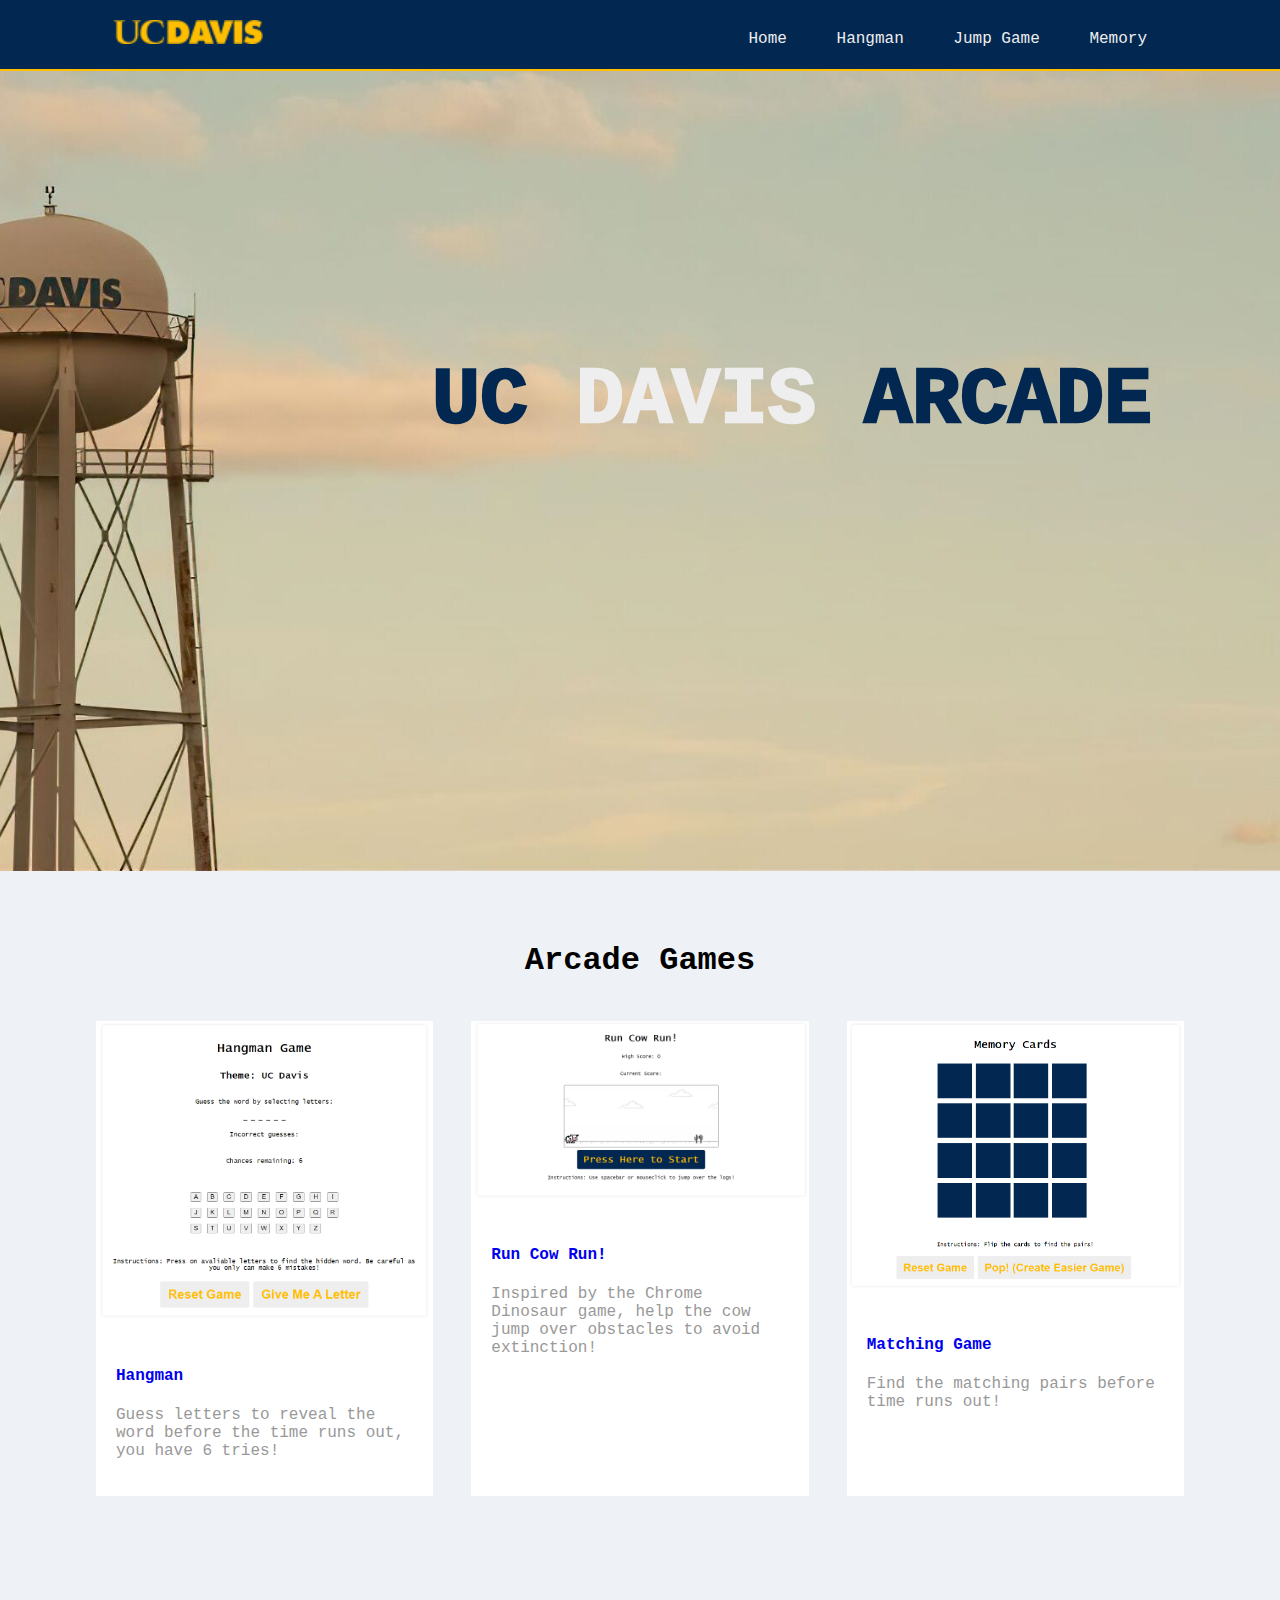
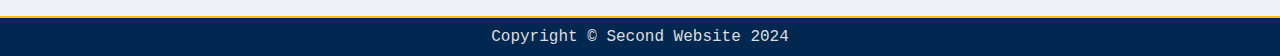
<file: index.html>
<!DOCTYPE html>
<html lang="en">
<head>
    <meta charset="UTF-8">
    <meta name="viewport" content="width=device-width, initial-scale=1.0">
    <link rel="stylesheet" href="css/style.css">
    <title>Creative Assignment 2 :: JavaScript Game Arcade Website</title>
    <!-- 
        Sources: 
        // Used to help understand flex and navigation bar
        https://youtu.be/Y2KNDUHjZV0?si=HI6o10LLrCGaSYlF
        
        // Arrow Key Navigation 
        https://stackoverflow.com/questions/5597060/detecting-arrow-key-presses-in-javascript
        https://stackoverflow.com/questions/5597060/detecting-arrow-key-presses-in-javascript

        // CSS for memory 
        https://youtu.be/M0egyNvsN-Y?si=v9v61zeRMm0Vhmdd
    -->

    <!-- 
        The source code provided by https://github.com/Afalkenhagen/run-dino-run
        Array Shuffle: https://medium.com/@khaledhassan45/how-to-shuffle-an-array-in-javascript-6ca30d53f772
    -->

    <!--
        Sources for Images
        https://1000logos.net/wp-content/uploads/2024/01/UC-Davis-logo.png
        https://marketingtoolbox.ucdavis.edu/departments/social-media/resources/zoom-images
        https://dinopixel.com/pixel-art/chunky-cow/23539
        https://pin.it/3kaqre17i
        https://www.pixilart.com/draw/pixel-farmer-40d975fff6e4c5c
        https://stock.adobe.com/images/bunch-of-black-grapes-with-leaves-and-vine-isolated-on-white-background-pixel-art-fruit-icon-old-school-8-bit-slot-machine-pictogram-berry-symbol-retro-80s-90s-video-game-graphics-wine-logotype/197088428
        https://www.freepik.com/premium-vector/double-decker-bus-with-pixel-art-style_19580548.htm
        https://freebiesupply.com/logos/uc-davis-aggies-logo-2/
        https://pngtree.com/freepng/big-tree-in-pixel-art-style_8624072.html
    -->
</head>
<body>
    <header>
        <div class="flex">
            <div class="logo">
                <a href="index.html"><img src="images/uc-logo-gold.png" alt="Logo"></a>
            </div>
            <nav>
                <li><a href="index.html">Home</a></li>
                <li><a href="hangman.html">Hangman</a></li>
                <li><a href="jump.html">Jump Game</a></li>
                <li><a href="memory.html">Memory</a></li>
            </nav>
        </div>
    </header> 

    <main>
        <section id="img">
            <div class="marketing-text">
                <h1> UC <span> DAVIS </span> ARCADE</h1>
            </div>
        </section>

        <section id="menu">
            <h1>Arcade Games</h1>
            <div class="flex">
                <div class="box">
                    <a href="hangman.html">
                        <img src="images/hangman_background.png" alt="Hangman Game Image">
                        <div class="box-description">
                            <h4>Hangman</h4>
                            <p>Guess letters to reveal the word before the time runs out, you have 6 tries!</p>
                        </div>
                    </a>
                </div>

                <div class="box">
                    <a href="jump.html">
                        <img src="images/jump_background.png" alt="Cow Jump Game Image"/>
                        <div class="box-description">
                            <h4>Run Cow Run!</h4>
                            <p>Inspired by the Chrome Dinosaur game, help the cow jump over obstacles to avoid extinction!</p>
                        </div>
                    </a>
                </div>

                <div class="box">
                    <a href="memory.html">
                        <img src="images/memory_background.png" alt="Matching Game Image"/>
                        <div class="box-description">
                            <h4>Matching Game</h4>
                            <p>Find the matching pairs before time runs out!</p>
                        </div>
                    </a>
                </div>
            </div>
        </section>
    </main>  

    <footer>
        Copyright &copy; Second Website 2024
    </footer>

    <script src="js/script.js"></script>

</body>
</html>
</file>
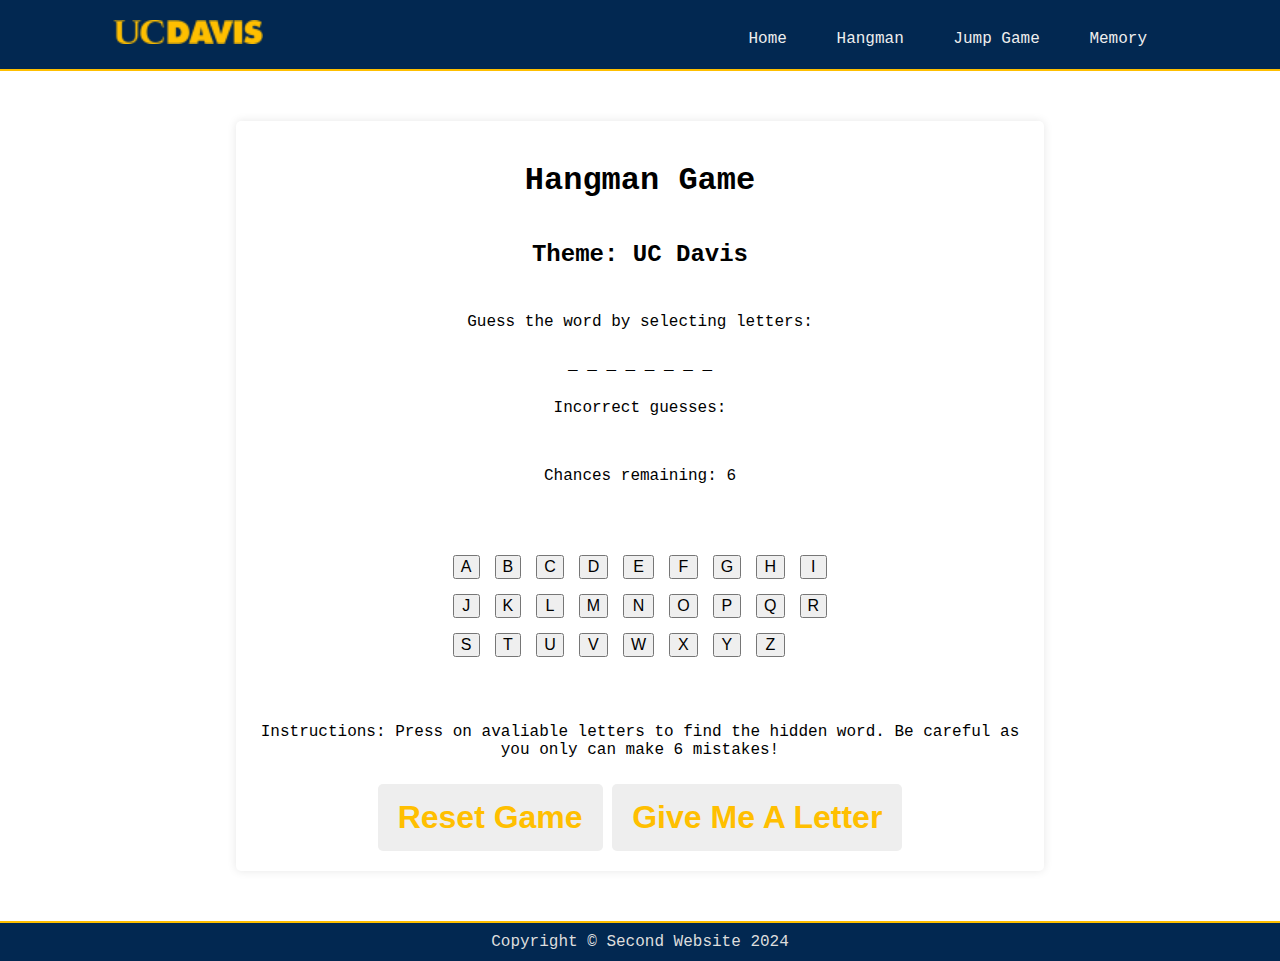
<file: hangman.html>
<!DOCTYPE html>
<html lang="en">
<head>
    <meta charset="UTF-8">
    <meta name="viewport" content="width=device-width, initial-scale=1.0">
    <link rel="stylesheet" href="css/style.css">
    <link rel="stylesheet" href="css/hangman_game.css">
    <title>UC Davis Themed Hangman Game</title>
</head>
<body>
    <header>
        <div class="flex">
            <div class="logo">
                <a href="index.html"><img src="images/uc-logo-gold.png" alt="Logo"></a>
            </div>
            <nav>
                <li><a href="index.html">Home</a></li>
                <li><a href="hangman.html">Hangman</a></li>
                <li><a href="jump.html">Jump Game</a></li>
                <li><a href="memory.html">Memory</a></li>
            </nav>
        </div>
    </header> 
    
    <main>
        <div class="centered-box">
            <h1>Hangman Game</h1>
            <h2> Theme: UC Davis </h2>
            <p>Guess the word by selecting letters:</p>
            <div id="wordDisplay"></div>
            <p id="guesses"></p>
            <p id="chances"></p>
            <h2 id="message"></h2>
            <div id="keyboard"></div>
            <br>
            
            <br>
            <p id="instructions">Instructions: Press on avaliable letters to find the hidden word. Be careful as you only can make 6 mistakes!</p>
            <div class="button-container">
                <button " onclick="window.location.reload()">Reset Game</button>
                <button id="easy"> Give Me A Letter </button>
            </div>
        </div>
    </main>  

    <footer>
        Copyright &copy; Second Website 2024
    </footer>

    <script src="js/script.js"></script>
    <script src="js/hangman.js"></script>
</body>
</html>
</file>
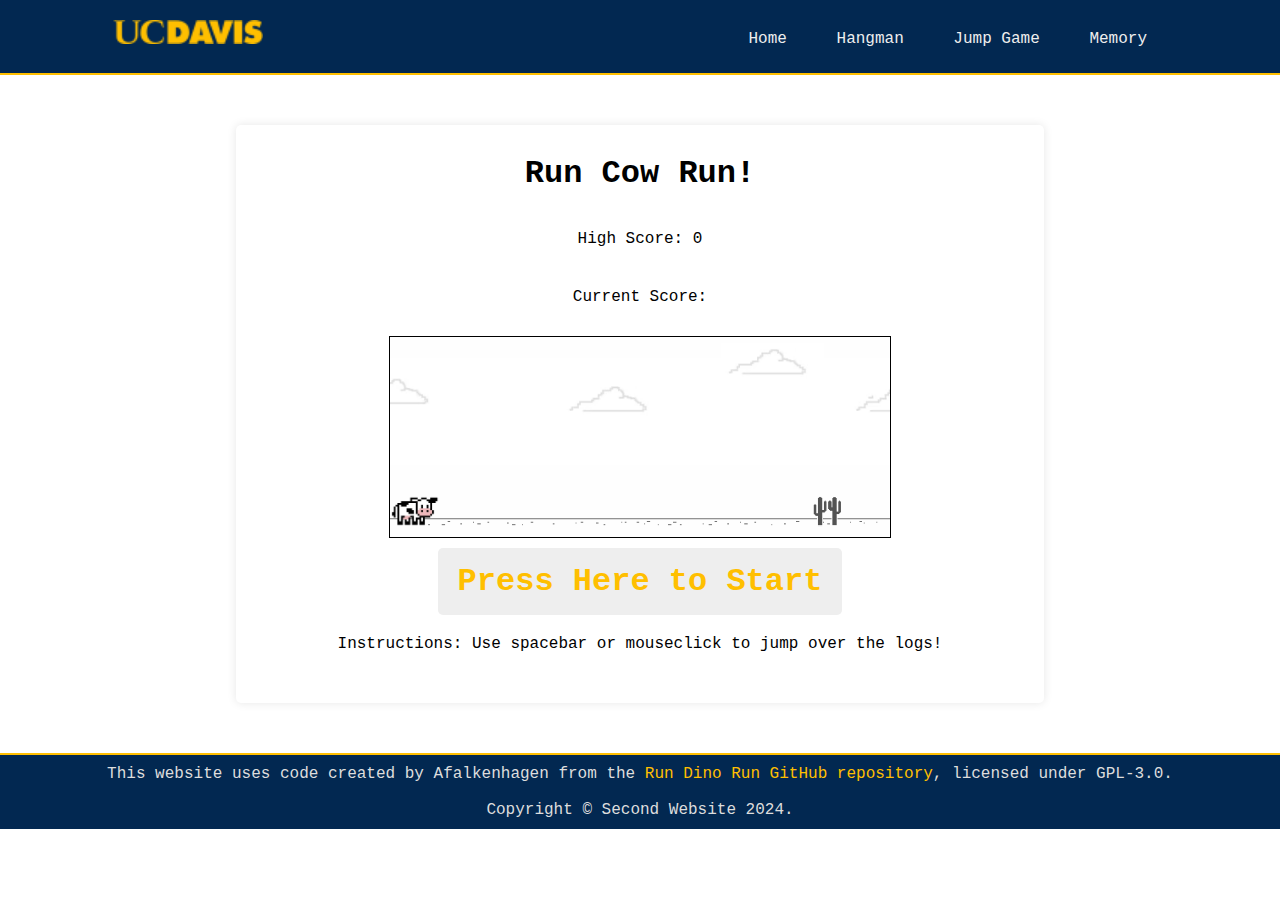
<file: jump.html>
<!DOCTYPE html>
<html lang="en" onclick="jump()" onkeypress="jump()">
<head>
    <script>
        function sta(){};
        function jump(){};
        function check(){};
    </script>
    <meta charset="UTF-8">
    <meta http-equiv="X-UA-Compatible" content="IE=edge">
    <meta name="viewport" content="width=device-width, initial-scale=1.0">
    <link rel="stylesheet" href="css/style.css">
    <link rel="stylesheet" href="css/jump_game.css">

    <link rel="icon" type="image/png" sizes="32x32" href="/img/favico.png">
    <link rel="preconnect" href="https://fonts.googleapis.com">
    <link rel="preconnect" href="https://fonts.gstatic.com" crossorigin>
    <link href="https://fonts.googleapis.com/css2?family=Press+Start+2P&display=swap" rel="stylesheet">
    <title>Run Cow Run!</title>
    <!-- This game was the source code provided by https://github.com/Afalkenhagen/run-dino-run-->
</head>

<body>
    <header>
    <div class="flex">
        <div class="logo">
            <a href="index.html"><img src="images/uc-logo-gold.png" alt="Logo"></a>
        </div>
        <nav>
            <li><a href="index.html">Home</a></li>
            <li><a href="hangman.html">Hangman</a></li>
            <li><a href="jump.html">Jump Game</a></li>
            <li><a href="memory.html">Memory</a></li>
        </nav>
    </div>
    </header> 

    <main>
      <div class="centered-box">
        <h1>Run Cow Run!</h1>
        <br>
        <p>High Score: <span id="scorebest">0</span></p>

        <p>Current Score: <span id="scoreSpan"></span></p>
        
        <div class="game">
            <div id="character">
                <img src="jump_img/cow.png" alt="cow" class="cow">
            </div>
            <div id="block">
                <img src="jump_img/wood.png" alt="wood tunk" class="wood">
            </div>
        </div>
        <h1 id="btns" onclick="this.style.display='none';sta()">
          Press Here to Start
        </h1>

        <p>Instructions: Use spacebar or mouseclick to jump over the logs!</p>
      </div>
	</main>

    <footer>
    This website uses code created by Afalkenhagen from the <a href="https://github.com/Afalkenhagen/run-dino-run" target="_blank" rel="noopener noreferrer">Run Dino Run GitHub repository</a>, licensed under GPL-3.0.
    <br>
    <br>
    Copyright &copy; Second Website 2024. 
    </footer>

</body>
<script src="js/dino.js"></script>
<script src="js/script.js"></script>
</html>
</file>
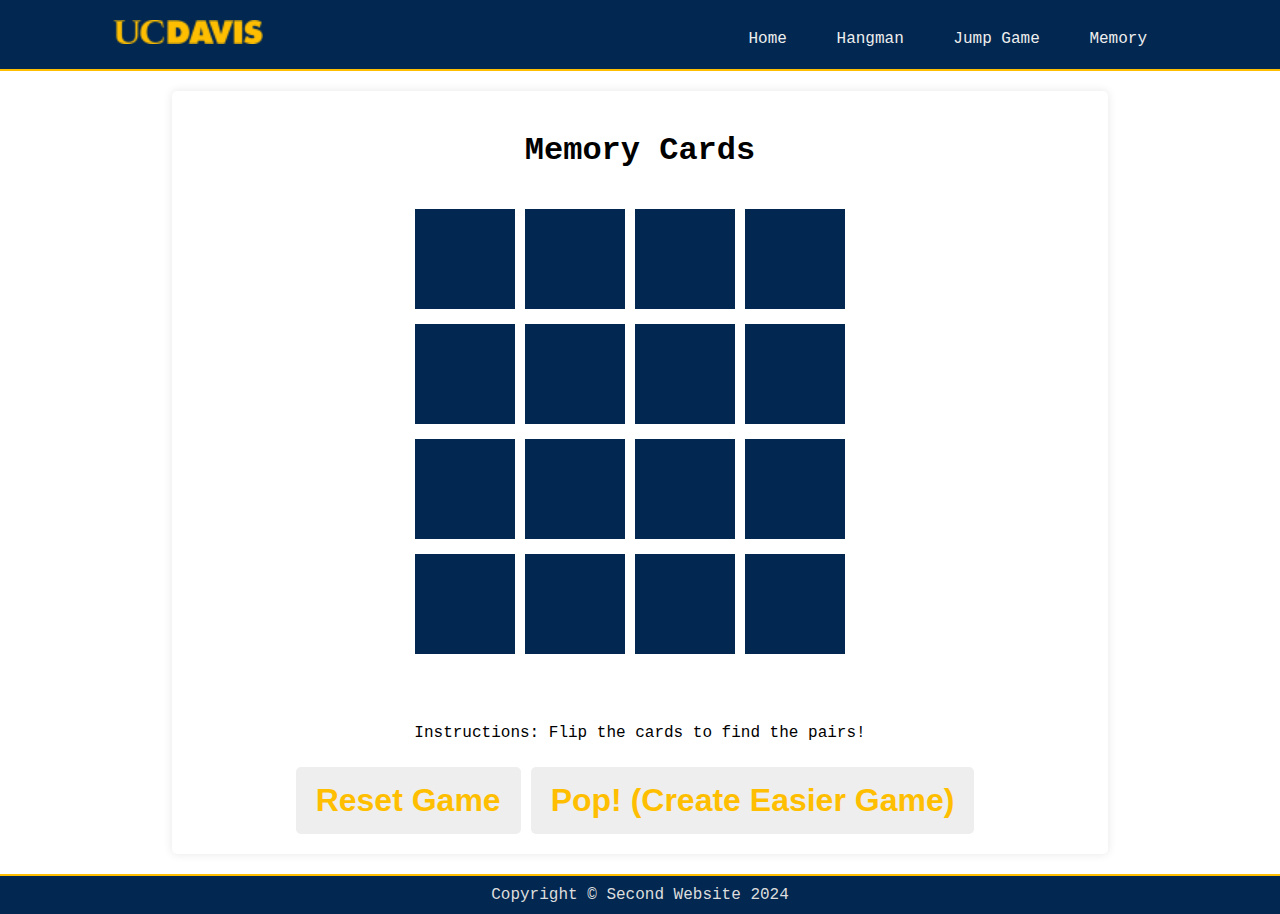
<file: memory.html>
<!DOCTYPE html>
<html lang="en">
<head>
    <meta charset="UTF-8">
    <meta name="viewport" content="width=device-width, initial-scale=1.0">
    <link rel="stylesheet" href="css/style.css">
    <link rel="stylesheet" href="css/matching_game.css">
    <title>UC Davis Themed Matching Game</title>
    <!--
        Sources for Images
        // https://dinopixel.com/pixel-art/chunky-cow/23539
        // https://pin.it/3kaqre17i
        // https://www.pixilart.com/draw/pixel-farmer-40d975fff6e4c5c
        // https://stock.adobe.com/images/bunch-of-black-grapes-with-leaves-and-vine-isolated-on-white-background-pixel-art-fruit-icon-old-school-8-bit-slot-machine-pictogram-berry-symbol-retro-80s-90s-video-game-graphics-wine-logotype/197088428
        // https://www.freepik.com/premium-vector/double-decker-bus-with-pixel-art-style_19580548.htm
        // https://freebiesupply.com/logos/uc-davis-aggies-logo-2/
        // https://pngtree.com/freepng/big-tree-in-pixel-art-style_8624072.html
    -->
</head>

<body>
    <header>
        <div class="flex">
            <div class="logo">
                <a href="index.html"><img src="images/uc-logo-gold.png" alt="Logo"></a>
            </div>
            <nav>
                <li><a href="index.html">Home</a></li>
                <li><a href="hangman.html">Hangman</a></li>
                <li><a href="jump.html">Jump Game</a></li>
                <li><a href="memory.html">Memory</a></li>
            </nav>
        </div>
    </header> 

    <main>
        <div class="centered-box">
            <h1>Memory Cards</h1>
            <br>
            <div class="game"></div>
            <h2 id="message"></h2>
            <p>Instructions: Flip the cards to find the pairs!</p>
            <div class="button-container">
                <button " onclick="window.location.reload()">Reset Game</button>
                <button id="easy"> Pop! (Create Easier Game) </button>
            </div>
        </div>
    </main>  

    <footer>
        Copyright &copy; Second Website 2024
    </footer>

    <script src="js/script.js"></script>
    <script src="js/matching.js"></script>

</body>
</html>
</file>
<file: css/style.css>
body {
    font-family: "Lucida Console", "Courier New", monospace;
    margin: 0;
}

a {
    text-decoration: none;
}

.flex {
    display: flex;
    max-width: 85%;
    margin: 0 auto;
    padding: 20px;
    justify-content: space-between;
}

/*start of header styles*/
header {
    background-color: #022851;
    padding: 0 20px;
    position: relative; 
    border-bottom: 2px solid #FFBF00;
}

nav {
    margin: 10px 0 0;
}

nav li {
    display: inline-block;
    margin: 0 20px;
}

nav li a {
    color: #eee;
    font-weight: 400;
}

nav li a:hover {
    color: #FFBF00;
}

.logo img{
    width: 150px;
    height: auto;
}
/*end of header styles*/

/* start of title style*/
#img {
    background: URL("../images/background_ucdavis.jpg") top  center no-repeat;
    height:  800px;
    background-size: cover;
    /*margin-bottom: 75px;*/
}

.marketing-text {
    position: absolute;
    top: 35%;
    right: 10%;
}

.marketing-text h1 {
    color: #022851;
    font-size:  5em;
    font-weight: 1000;
    margin: 0.5em 0;
}

.marketing-text span {
    color: #eee;
}
/* end of title style*/

/* games menu styles */
#menu {
    background-size: cover;
    background-color: #eef2f6;
    padding: 50px 0 100px;
}

#menu h1 {
    text-align: center;
}

#menu .box {
    position: relative;
    flex-basis: 31%;
    background-color: #fff;
}

#menu .box img {
    width: 100%;
}

#menu .box:hover {
    transform: scale(1.05);
    box-shadow: 0 0 10px rgba(0, 0, 0, 0.2);
}

#menu .box .box-description {
    padding: 20px;
}

#menu .box .box-description p {
    color: #999;
}

#menu .box a:visited {
    color: inherit;
    text-decoration: none;
}
/* games menu styles */

footer {
    border-top: 2px solid #FFBF00; 
    background-color: #022851;
    padding: 10px 0;
    text-align: center;
    color: #ddd;
}

footer a{
    color: #FFBF00;
}

@media (max-width: 870px) {
    nav {
        display: none; /* Hide the entire navigation menu */
    }

    #menu .box {
        flex-basis: 100%;
        margin-bottom: 30px;
    }

    #menu .flex {
        flex-wrap: wrap;
    }
}
</file>
<file: css/hangman_game.css>
/* Letters Style */
#keyboard {
    display: grid;
    grid-template-columns: repeat(9, auto); 
    gap: 5px; 
}

#keyboard button {
    font-size: 1em;
    margin: 5px; 
}

/* Game container */
.centered-box {
    display: flex;
    flex-direction: column;
    align-items: center;
    justify-content: center;
    width: 60%; 
    height: auto; 
    margin: 0 auto;
    padding: 20px;
    border-radius: 5px;
    background-color: #fff;
    box-shadow: 0 0 10px rgba(0, 0, 0, 0.1);
    margin: 50px auto;
}

.centered-box p {
    margin: 25px auto;
    text-align: center;
}

/* Button style */
.button-container button {
    padding: 15px 20px;
    color: #FFBF00;
    background: #eee;
    border: none;
    border-radius: 5px;
    font-size: 2em;
    font-weight: 600;
    cursor: pointer;
}

.button-container button:hover {
    background-color: #022851;
}
  
.button-container button:active {
    background-color: #022851;
    transform: translateY(1px); 
}
/* Button style */

@media (max-width: 770px) {
    .button-container button {
        padding: 10px 15px; 
        font-size: 1.5em; 
    }

    .button-container button {
        margin-right: 5px;
    }

    #keyboard button {
        font-size: .5em;
        margin: 5px; 
    }
}
</file>
<file: css/jump_game.css>
*{
    overflow-x: hidden;
}

.game{
    width: 500px;
    height: 200px;
    border: 1px solid black;
    margin: auto;
    background-image: url("../jump_img/background.png");
    background-position: center;
    background-repeat: no-repeat;
    background-size: cover;
}

#character{
    width: 50px;
    height: 50px;
    /*background-color: red;*/
    position:relative;
    top: 150px;
}

.cow{
    padding-top: 8px;
    width: 100%;
}

.animatech{
    animation: jump 0.3s linear;
}

@keyframes jump{
    0%{top: 150px;}
    20%{top: 100px;}
    50%{top: 100px;}
    70%{top: 100px;}
    100%{top: 150px;}
}

#block{
    background-color: transparent;
    width: 30px;
    height: 30px;
    position: relative;
    top: 120px;
    left: 500px;
}

.wood{
    width: 20px;
    height: 20px;
}

.animateb{
    animation: block 1s infinite linear;
}

@keyframes block{
    0%{left: 500px}
    100%{left: -20px}
}

p,h1{
    text-align: center;
    margin: 10px;
}

.centered-box {
    display: flex;
    flex-direction: column;
    align-items: center;
    justify-content: center;
    width: 60%; 
    height: auto; 
    margin: 0 auto;
    padding: 20px;
    border-radius: 5px;
    background-color: #fff;
    box-shadow: 0 0 10px rgba(0, 0, 0, 0.1);
    margin: 50px auto;
}

.centered-box p {
    margin-bottom: 30px;
}

@media (max-width: 770px) {
    .game{
        width: 300px;
        height: 200px;
        border: 1px solid black;
        margin: auto;
        background-position: center;
        background-repeat: no-repeat;
        background-size: cover;
    }
}

#btns  {
    padding: 15px 20px;
    color: #FFBF00;
    background: #eee;
    border: none;
    border-radius: 5px;
    font-size: 2em;
    font-weight: 600;
    cursor: pointer;
}

#btns:hover {
    background-color: #022851;
}
  
#btns:active {
    background-color: #022851;
    transform: translateY(1px); 
}
</file>
<file: css/matching_game.css>
/* Game container */
.centered-box {
    display: flex;
    flex-direction: column;
    align-items: center;
    justify-content: center;
    width: 70%; 
    height: auto; 
    margin: 0 auto;
    padding: 20px;
    border-radius: 5px;
    background-color: #fff;
    box-shadow: 0 0 10px rgba(0, 0, 0, 0.1);
    margin: 20px auto;
}

.centered-box p {
    margin: 25px auto;
    text-align: center;
}

/* Buttons container */
.button-container {
    display: flex;
}

.button-container button {
    margin-right: 10px; /* Adjust spacing between buttons */
}
/* Buttons container */

/* Button style */
button {
    padding: 15px 20px;
    color: #FFBF00;
    background: #eee;
    border: none;
    border-radius: 5px;
    font-size: 2em;
    font-weight: 600;
    cursor: pointer;
}

button:hover {
    background-color: #022851;
}
  
button:active {
    background-color: #022851;
    transform: translateY(1px); 
}
/* Button style */

/* matching cards styles */
.game {
    width: 450px;
    height: 450px;
    display: flex;
    flex-wrap: wrap;
    gap: 10px;
    transform-style: preserve-3d;
    perspective: 500;
}

.item {
    position: relative;
    width: 100px;
    height: 100px;
    display: flex;
    justify-content: center;
    align-items: center;
    background: #eee;
    transform: rotateY(180deg);
    transition: 0.25s;
}

.item.boxOpen {
    transform: rotateY(0deg);
}

.item::after {
    content: '';
    position: absolute;
    inset: 0;
    background: #022851;
    transition: 0.25s;
    transform:  rotateY(0deg);
    backface-visibility: hidden;
}

.boxOpen::after, 
.boxMatch::after {
    transform: rotateY(180deg);
}
/* matching cards styles */

/* Mobile design */
@media (max-width: 770px) {
    /* Adjust button size for mobile */
    button {
        padding: 10px 15px; 
        font-size: 1.5em; 
    }

    .button-container button {
        margin-right: 5px;
    }

    .game {
        width: 75%;
        height: auto;
    }

    .item {
        width: 60px;
        height: 60px;
    }
}
</file>
